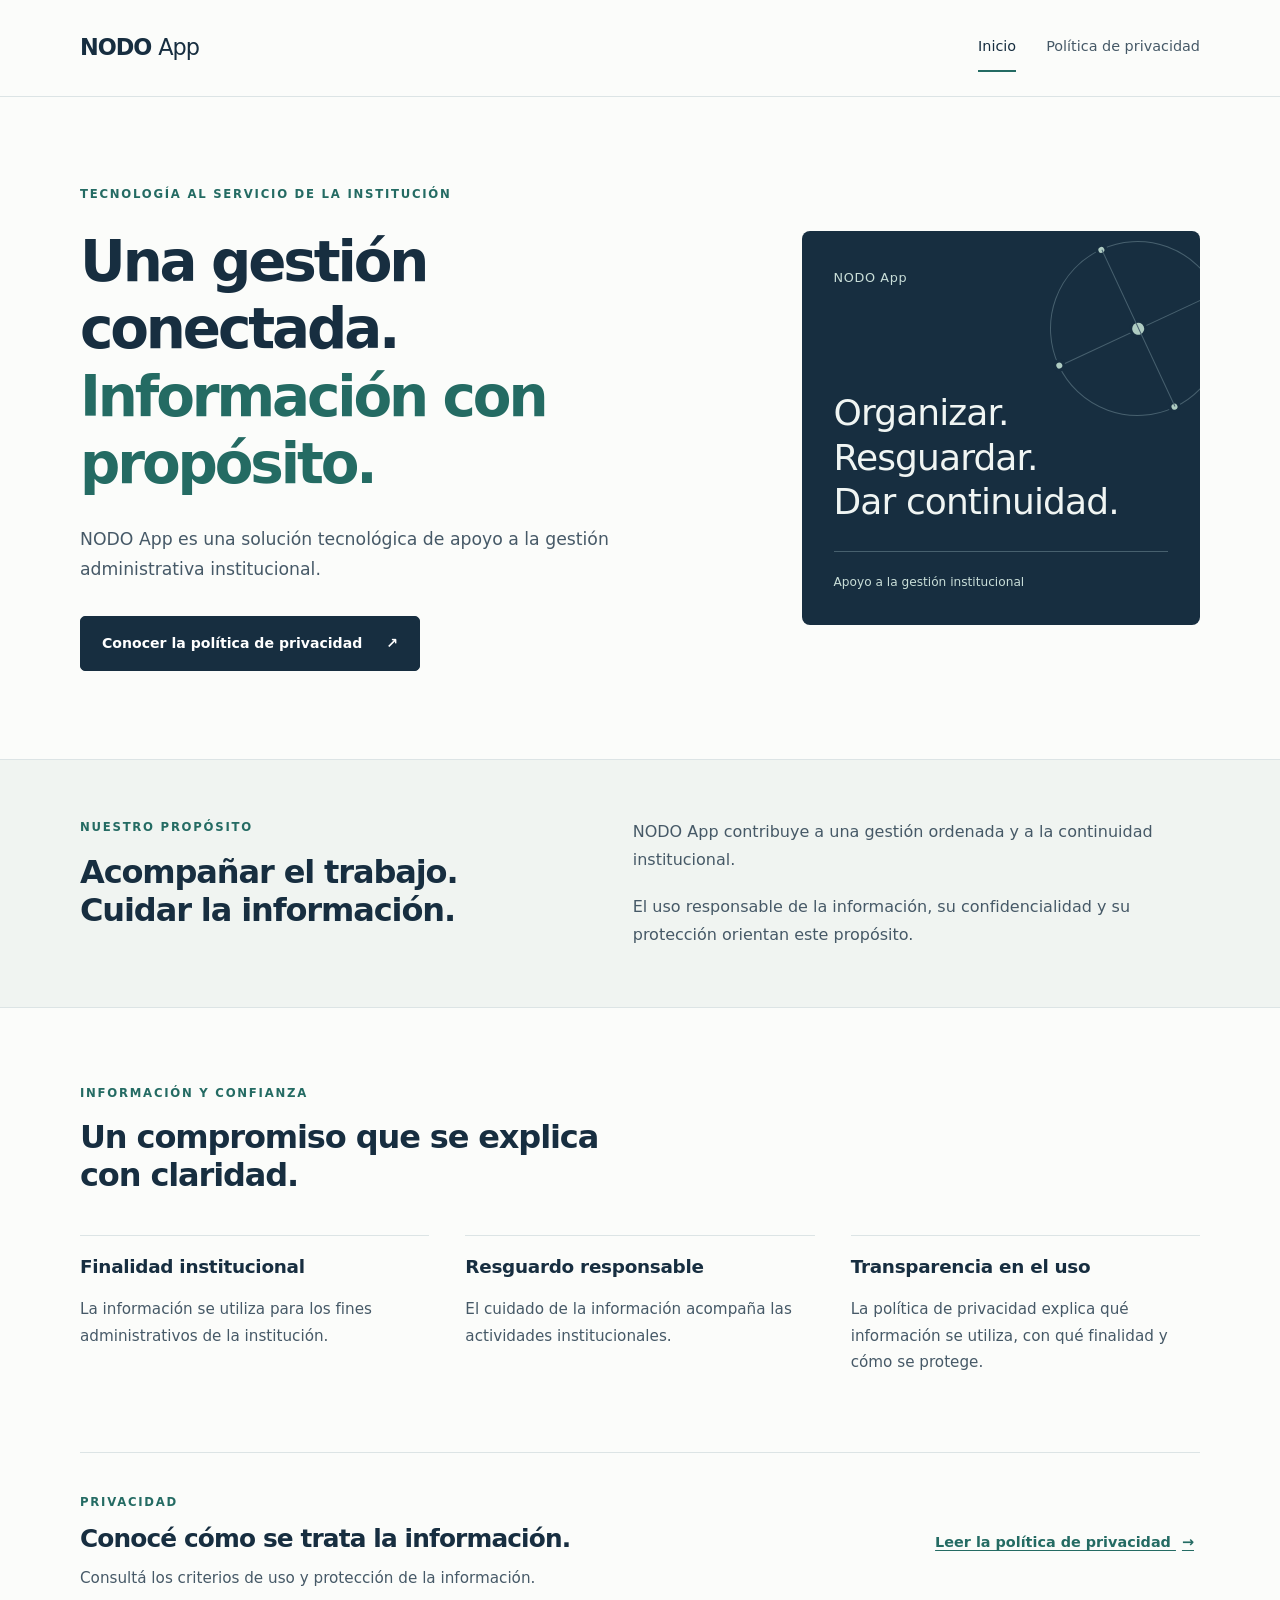
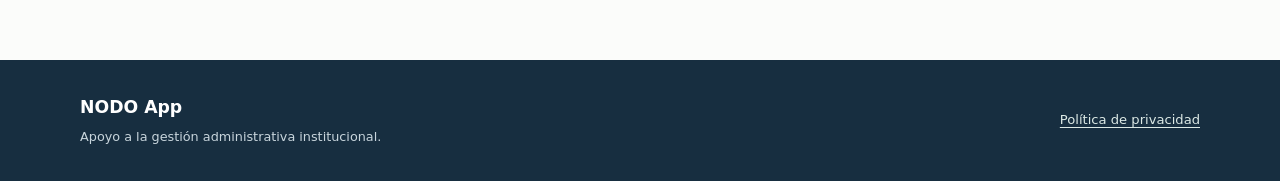
<file: index.html>
<!doctype html>
<html lang="es">
<head>
  <meta charset="utf-8">
  <meta name="viewport" content="width=device-width, initial-scale=1">
  <meta name="description" content="NODO App: apoyo a la gestión administrativa institucional y tratamiento responsable de la información.">
  <meta name="theme-color" content="#172e40">
  <title>NODO App · Información institucional</title>
  <link rel="stylesheet" href="styles.css">
</head>
<body>
  <a class="skip-link" href="#contenido">Saltar al contenido</a>
  <header class="site-header">
    <div class="container header-inner">
      <a class="brand" href="index.html" aria-label="NODO App — Inicio"><span>NODO <span class="brand-light">App</span></span></a>
      <nav aria-label="Navegación principal"><a href="index.html" aria-current="page">Inicio</a><a href="privacy.html">Política de privacidad</a></nav>
    </div>
  </header>
  <main id="contenido">
    <section class="hero container" aria-labelledby="titulo">
      <div>
        <p class="eyebrow">Tecnología al servicio de la institución</p>
        <h1 id="titulo">Una gestión conectada.<br><span>Información con propósito.</span></h1>
        <p class="hero-description">NODO App es una solución tecnológica de apoyo a la gestión administrativa institucional.</p>
        <a class="button" href="privacy.html">Conocer la política de privacidad <span aria-hidden="true">↗</span></a>
      </div>
      <aside class="identity-panel" aria-label="Propósito de NODO App">
        <span class="panel-label">NODO App</span>
        <div class="node-art" aria-hidden="true"><span class="node node-top"></span><span class="node node-left"></span><span class="node node-center"></span><span class="node node-right"></span><span class="node node-bottom"></span></div>
        <p>Organizar.<br>Resguardar.<br>Dar continuidad.</p>
        <span class="panel-caption">Apoyo a la gestión institucional</span>
      </aside>
    </section>
    <section class="purpose-section" aria-labelledby="proposito">
      <div class="container purpose-grid">
        <div><p class="eyebrow">Nuestro propósito</p><h2 id="proposito">Acompañar el trabajo.<br>Cuidar la información.</h2></div>
        <div><p>NODO App contribuye a una gestión ordenada y a la continuidad institucional.</p><p>El uso responsable de la información, su confidencialidad y su protección orientan este propósito.</p></div>
      </div>
    </section>
    <section class="container principles" aria-labelledby="compromiso">
      <div class="section-intro"><p class="eyebrow">Información y confianza</p><h2 id="compromiso">Un compromiso que se explica con claridad.</h2></div>
      <div class="principles-grid">
        <article><h3>Finalidad institucional</h3><p>La información se utiliza para los fines administrativos de la institución.</p></article>
        <article><h3>Resguardo responsable</h3><p>El cuidado de la información acompaña las actividades institucionales.</p></article>
        <article><h3>Transparencia en el uso</h3><p>La política de privacidad explica qué información se utiliza, con qué finalidad y cómo se protege.</p></article>
      </div>
    </section>
    <section class="container privacy-callout" aria-labelledby="privacidad">
      <div><p class="eyebrow">Privacidad</p><h2 id="privacidad">Conocé cómo se trata la información.</h2><p>Consultá los criterios de uso y protección de la información.</p></div>
      <a class="text-link" href="privacy.html">Leer la política de privacidad <span aria-hidden="true">→</span></a>
    </section>
  </main>
  <footer class="site-footer"><div class="container footer-inner"><div><span class="footer-brand">NODO App</span><p>Apoyo a la gestión administrativa institucional.</p></div><a href="privacy.html">Política de privacidad</a></div></footer>
</body>
</html>
</file>
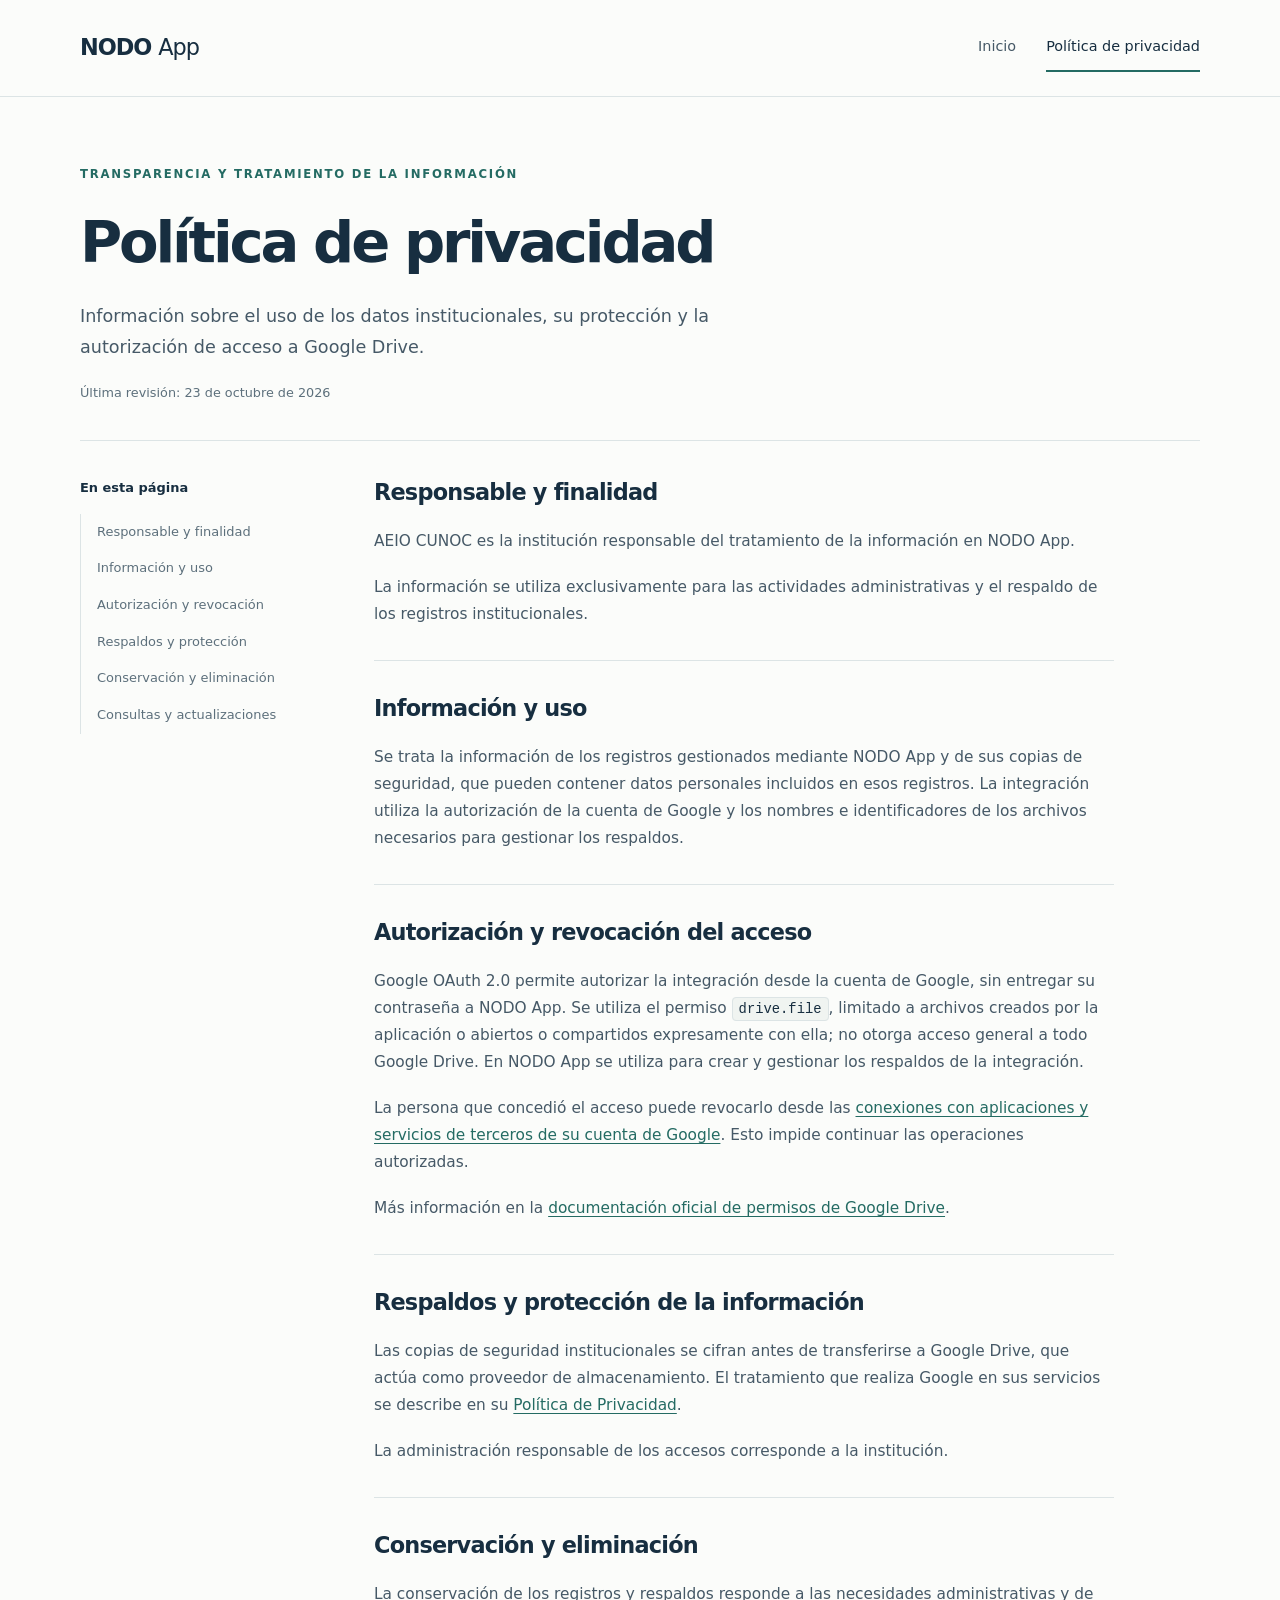
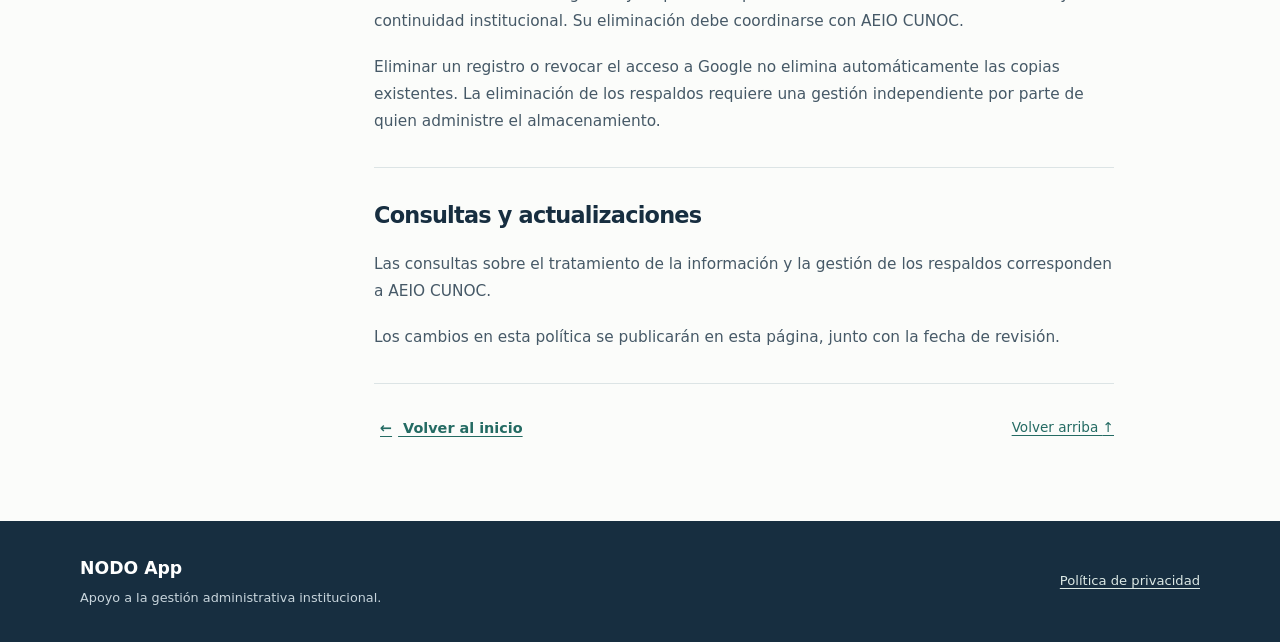
<file: privacy.html>
<!doctype html>
<html lang="es">
<head>
  <meta charset="utf-8">
  <meta name="viewport" content="width=device-width, initial-scale=1">
  <meta name="description" content="Política de privacidad de NODO App: uso de la información institucional, integración con Google Drive y gestión del acceso.">
  <meta name="theme-color" content="#172e40">
  <title>Política de privacidad · NODO App</title>
  <link rel="stylesheet" href="styles.css">
</head>
<body>
  <a class="skip-link" href="#contenido">Saltar al contenido</a>
  <header class="site-header">
    <div class="container header-inner">
      <a class="brand" href="index.html" aria-label="NODO App — Inicio"><span>NODO <span class="brand-light">App</span></span></a>
      <nav aria-label="Navegación principal"><a href="index.html">Inicio</a><a href="privacy.html" aria-current="page">Política de privacidad</a></nav>
    </div>
  </header>
  <main id="contenido" class="container privacy-main">
    <header class="page-intro">
      <p class="eyebrow">Transparencia y tratamiento de la información</p>
      <h1>Política de privacidad</h1>
      <p class="page-description">Información sobre el uso de los datos institucionales, su protección y la autorización de acceso a Google Drive.</p>
      <p class="review-date">Última revisión: <time datetime="2026-10-23">23 de octubre de 2026</time></p>
    </header>
    <div class="policy-layout">
      <nav class="policy-nav" aria-label="Contenido de la política">
        <p>En esta página</p>
        <ul role="list">
          <li><a href="#alcance">Responsable y finalidad</a></li>
          <li><a href="#informacion">Información y uso</a></li>
          <li><a href="#autorizacion">Autorización y revocación</a></li>
          <li><a href="#respaldos">Respaldos y protección</a></li>
          <li><a href="#conservacion">Conservación y eliminación</a></li>
          <li><a href="#actualizaciones">Consultas y actualizaciones</a></li>
        </ul>
      </nav>
      <article class="policy-content" aria-label="Texto de la política de privacidad">
        <section id="alcance">
          <h2>Responsable y finalidad</h2>
          <p>AEIO CUNOC es la institución responsable del tratamiento de la información en NODO App.</p>
          <p>La información se utiliza exclusivamente para las actividades administrativas y el respaldo de los registros institucionales.</p>
        </section>
        <section id="informacion">
          <h2>Información y uso</h2>
          <p>Se trata la información de los registros gestionados mediante NODO App y de sus copias de seguridad, que pueden contener datos personales incluidos en esos registros. La integración utiliza la autorización de la cuenta de Google y los nombres e identificadores de los archivos necesarios para gestionar los respaldos.</p>
        </section>
        <section id="autorizacion">
          <h2>Autorización y revocación del acceso</h2>
          <p>Google OAuth 2.0 permite autorizar la integración desde la cuenta de Google, sin entregar su contraseña a NODO App. Se utiliza el permiso <code>drive.file</code>, limitado a archivos creados por la aplicación o abiertos o compartidos expresamente con ella; no otorga acceso general a todo Google Drive. En NODO App se utiliza para crear y gestionar los respaldos de la integración.</p>
          <p id="revocacion">La persona que concedió el acceso puede revocarlo desde las <a href="https://myaccount.google.com/connections">conexiones con aplicaciones y servicios de terceros de su cuenta de Google</a>. Esto impide continuar las operaciones autorizadas.</p>
          <p>Más información en la <a href="https://developers.google.com/workspace/drive/api/guides/api-specific-auth">documentación oficial de permisos de Google Drive</a>.</p>
        </section>
        <section id="respaldos">
          <h2>Respaldos y protección de la información</h2>
          <p>Las copias de seguridad institucionales se cifran antes de transferirse a Google Drive, que actúa como proveedor de almacenamiento. El tratamiento que realiza Google en sus servicios se describe en su <a href="https://policies.google.com/privacy?hl=es">Política de Privacidad</a>.</p>
          <p id="proteccion">La administración responsable de los accesos corresponde a la institución.</p>
        </section>
        <section id="conservacion">
          <h2>Conservación y eliminación</h2>
          <p>La conservación de los registros y respaldos responde a las necesidades administrativas y de continuidad institucional. Su eliminación debe coordinarse con AEIO CUNOC.</p>
          <p>Eliminar un registro o revocar el acceso a Google no elimina automáticamente las copias existentes. La eliminación de los respaldos requiere una gestión independiente por parte de quien administre el almacenamiento.</p>
        </section>
        <section id="actualizaciones">
          <h2>Consultas y actualizaciones</h2>
          <p id="contacto">Las consultas sobre el tratamiento de la información y la gestión de los respaldos corresponden a AEIO CUNOC.</p>
          <p>Los cambios en esta política se publicarán en esta página, junto con la fecha de revisión.</p>
        </section>
        <div class="policy-end"><a class="text-link" href="index.html"><span aria-hidden="true">←</span> Volver al inicio</a><a href="#contenido">Volver arriba <span aria-hidden="true">↑</span></a></div>
      </article>
    </div>
  </main>
  <footer class="site-footer"><div class="container footer-inner"><div><span class="footer-brand">NODO App</span><p>Apoyo a la gestión administrativa institucional.</p></div><a href="privacy.html">Política de privacidad</a></div></footer>
</body>
</html>
</file>
<file: styles.css>
:root {
  color-scheme: light;
  --ink: #172e40;
  --text: #465967;
  --muted: #5d707c;
  --accent: #246b63;
  --line: #dce4e5;
  --paper: #fbfcfa;
  --wash: #f0f4f1;
  --white: #fff;
  font-family: system-ui, -apple-system, BlinkMacSystemFont, "Segoe UI", sans-serif;
  color: var(--text);
  background: var(--paper);
  font-synthesis: none;
}
* { box-sizing: border-box; }
body { margin: 0; font-size: 1rem; line-height: 1.75; }
a { color: var(--accent); text-underline-offset: .22em; }
a:hover { text-decoration-thickness: 2px; }
a:focus-visible { outline: 3px solid var(--accent); outline-offset: 5px; border-radius: 2px; }
h1, h2, h3, p { margin-top: 0; }
h1, h2, h3 { color: var(--ink); line-height: 1.2; }
h1 { font-size: clamp(2.5rem, 4.4vw, 4.2rem); letter-spacing: -.055em; font-weight: 650; }
h2 { font-size: clamp(1.65rem, 2.5vw, 2.25rem); letter-spacing: -.035em; font-weight: 600; }
h3 { font-size: 1.15rem; font-weight: 650; letter-spacing: -.015em; }
p { margin-bottom: 1.2rem; }
.container { width: min(1120px, calc(100% - 64px)); margin-inline: auto; }
.skip-link { position: absolute; top: -100px; left: 16px; padding: 12px 20px; z-index: 10; background: var(--white); }
.skip-link:focus { top: 12px; }
.site-header { border-bottom: 1px solid var(--line); }
.header-inner { min-height: 96px; display: flex; align-items: center; justify-content: space-between; gap: 24px; }
.brand { display: inline-flex; align-items: center; color: var(--ink); text-decoration: none; font-size: 1.4rem; font-weight: 750; letter-spacing: -.045em; white-space: nowrap; }
.brand-light { font-weight: 400; }
.header-inner nav { display: flex; gap: 30px; }
.header-inner nav a { display: inline-block; padding: 10px 0; color: var(--text); font-size: .9rem; text-decoration: none; border-bottom: 2px solid transparent; }
.header-inner nav a:hover, .header-inner nav a[aria-current="page"] { color: var(--ink); border-color: var(--accent); }
.eyebrow { color: var(--accent); font-size: .73rem; font-weight: 750; letter-spacing: .15em; text-transform: uppercase; line-height: 1.6; margin-bottom: 24px; }
.hero { display: grid; grid-template-columns: 1.65fr 1fr; gap: 64px; align-items: center; padding-block: 88px; }
.hero h1 { margin-bottom: 26px; }
.hero h1 span { color: var(--accent); }
.hero-description { font-size: 1.08rem; max-width: 560px; margin-bottom: 32px; }
.button { display: inline-flex; align-items: center; justify-content: space-between; gap: 24px; padding: 14px 21px; border: 1px solid var(--ink); border-radius: 5px; background: var(--ink); color: var(--white); text-decoration: none; font-size: .88rem; font-weight: 550; }
.button:hover { background: #27485b; }
.identity-panel { background: var(--ink); color: #f0f5f3; padding: 32px; border-radius: 8px; min-height: 390px; position: relative; overflow: hidden; }
.panel-label { font-size: .8rem; letter-spacing: .05em; color: #c9ded8; }
.identity-panel p { position: relative; margin: 100px 0 26px; font-size: 2.25rem; line-height: 1.24; letter-spacing: -.025em; font-weight: 500; }
.panel-caption { display: block; padding-top: 20px; border-top: 1px solid #47606e; font-size: .76rem; color: #c9ded8; }
.node-art { position: absolute; width: 175px; height: 175px; right: -25px; top: 10px; transform: rotate(-25deg); border: 1px solid #47606e; border-radius: 50%; }
.node-art::before, .node-art::after { content: ""; position: absolute; background: #47606e; }
.node-art::before { height: 1px; width: 100%; top: 50%; }
.node-art::after { width: 1px; height: 100%; left: 50%; }
.node { position: absolute; width: 12px; height: 12px; border: 3px solid var(--ink); background: #afccc2; border-radius: 50%; }
.node-top { left: calc(50% - 6px); top: -6px; }
.node-bottom { left: calc(50% - 6px); bottom: -6px; }
.node-left { left: -6px; top: calc(50% - 6px); }
.node-right { right: -6px; top: calc(50% - 6px); }
.node-center { left: calc(50% - 9px); top: calc(50% - 9px); width: 18px; height: 18px; }
.purpose-section { padding-block: 58px; background: var(--wash); border-block: 1px solid var(--line); }
.purpose-grid { display: grid; grid-template-columns: 1fr 1.2fr; gap: 80px; }
.purpose-grid .eyebrow { margin-bottom: 16px; }
.purpose-grid h2, .purpose-grid p:last-child { margin-bottom: 0; }
.principles { padding-block: 76px; }
.section-intro { max-width: 580px; margin-bottom: 40px; }
.section-intro .eyebrow { margin-bottom: 15px; }
.principles-grid { display: grid; grid-template-columns: repeat(3, 1fr); gap: 36px; }
.principles-grid article { border-top: 1px solid var(--line); padding-top: 20px; }
.principles-grid p { font-size: .95rem; margin-bottom: 0; }
.privacy-callout { display: flex; align-items: center; justify-content: space-between; gap: 32px; border-top: 1px solid var(--line); padding-block: 40px 68px; }
.privacy-callout .eyebrow { margin-bottom: 12px; }
.privacy-callout h2 { font-size: 1.55rem; margin-bottom: 12px; }
.privacy-callout p:last-child { margin-bottom: 0; font-size: .95rem; }
.text-link { font-size: .9rem; font-weight: 650; }
.privacy-callout > a { flex-shrink: 0; }
.text-link span { margin-inline: 6px; }
.site-footer { background: var(--ink); color: #c8d5dc; }
.footer-inner { display: flex; justify-content: space-between; align-items: center; gap: 24px; padding-block: 32px; }
.footer-brand { color: var(--white); font-size: 1.08rem; font-weight: 650; }
.footer-inner p { margin: 4px 0 0; font-size: .8rem; }
.footer-inner a { color: #dce9e5; font-size: .82rem; }
.privacy-main { padding-block: 68px 80px; }
.page-intro { max-width: 800px; padding-bottom: 36px; }
.page-intro h1 { font-size: clamp(2.3rem, 4.5vw, 3.65rem); margin-bottom: 24px; }
.page-description { max-width: 650px; font-size: 1.1rem; }
.review-date { font-size: .8rem; color: var(--muted); margin-bottom: 0; }
.policy-layout { display: grid; grid-template-columns: 230px minmax(0, 1fr); gap: 64px; border-top: 1px solid var(--line); padding-top: 36px; align-items: start; }
.policy-nav { position: sticky; top: 24px; font-size: .81rem; }
.policy-nav > p { color: var(--ink); font-weight: 700; margin-bottom: 14px; }
.policy-nav ul { list-style: none; padding: 0; margin: 0; border-left: 1px solid var(--line); }
.policy-nav a { display: block; padding: 7px 0 7px 16px; text-decoration: none; color: var(--muted); }
.policy-nav a:hover { color: var(--accent); text-decoration: underline; }
.policy-content { max-width: 740px; }
.policy-content section { scroll-margin-top: 28px; padding-bottom: 32px; margin-bottom: 32px; border-bottom: 1px solid var(--line); }
.policy-content h2 { font-size: 1.4rem; line-height: 1.4; margin-bottom: 20px; }
.policy-content p { font-size: .96rem; }
.policy-content section p:last-child { margin-bottom: 0; }
code { font-family: ui-monospace, SFMono-Regular, Consolas, monospace; font-size: .9em; background: var(--wash); color: var(--ink); padding: 3px 6px; border: 1px solid var(--line); border-radius: 4px; }
.policy-end { display: flex; justify-content: space-between; flex-wrap: wrap; gap: 20px; font-size: .85rem; }
@media (max-width: 900px) {
  .hero { gap: 32px; padding-block: 60px; }
  .identity-panel { padding: 24px; }
  .purpose-grid { gap: 40px; }
  .privacy-callout { align-items: flex-start; flex-direction: column; }
  .policy-layout { grid-template-columns: 190px minmax(0, 1fr); gap: 32px; }
}
@media (max-width: 680px) {
  .container { width: calc(100% - 40px); }
  .header-inner { align-items: flex-start; flex-direction: column; gap: 12px; padding-block: 20px 12px; }
  .header-inner nav { width: 100%; gap: 24px; }
  .header-inner nav a { font-size: .84rem; }
  .hero { grid-template-columns: 1fr; padding-block: 48px; gap: 36px; }
  .hero h1 { font-size: clamp(2.25rem, 9vw, 3.5rem); }
  .hero-description { font-size: 1rem; }
  .button { font-size: .82rem; gap: 16px; }
  .identity-panel { min-height: auto; padding: 28px; }
  .identity-panel p { margin-top: 28px; font-size: 1.8rem; }
  .node-art { top: 15px; right: -15px; }
  .purpose-grid, .principles-grid { grid-template-columns: 1fr; gap: 28px; }
  .purpose-section { padding-block: 40px; }
  .principles { padding-block: 48px; }
  .section-intro { margin-bottom: 30px; }
  .privacy-callout { padding-block: 32px 48px; }
  .footer-inner { flex-direction: column; align-items: flex-start; gap: 18px; }
  .privacy-main { padding-block: 44px 48px; }
  .page-intro .eyebrow { font-size: .67rem; }
  .page-description { font-size: 1rem; }
  .policy-layout { grid-template-columns: 1fr; padding-top: 24px; gap: 36px; }
  .policy-nav { position: static; }
  .policy-nav ul { columns: 2; column-gap: 16px; }
  .policy-nav li { break-inside: avoid; }
  .policy-nav a { padding-left: 12px; }
  .policy-content h2 { font-size: 1.25rem; }
}
@media (max-width: 360px) {
  .container { width: calc(100% - 32px); }
  .policy-nav ul { columns: 1; }
  .button { padding-inline: 14px; }
}
@media print {
  :root { --ink: #000; --text: #222; --muted: #333; --accent: #222; --paper: #fff; }
  body { font-size: 11pt; }
  .container { width: 100%; }
  .site-header, .site-footer, .policy-nav, .policy-end, .skip-link, .node-art { display: none; }
  .privacy-main { padding: 0; }
  .policy-layout { display: block; }
  .policy-content { max-width: none; }
  .policy-content section { padding-bottom: 14px; margin-bottom: 18px; }
  h1, h2, h3 { break-after: avoid; }
  p { orphans: 3; widows: 3; }
  .hero, .purpose-grid, .principles-grid { display: block; }
  .hero, .principles, .purpose-section { padding-block: 20px; }
  .identity-panel { display: none; }
  a { color: #000; }
}
</file>
